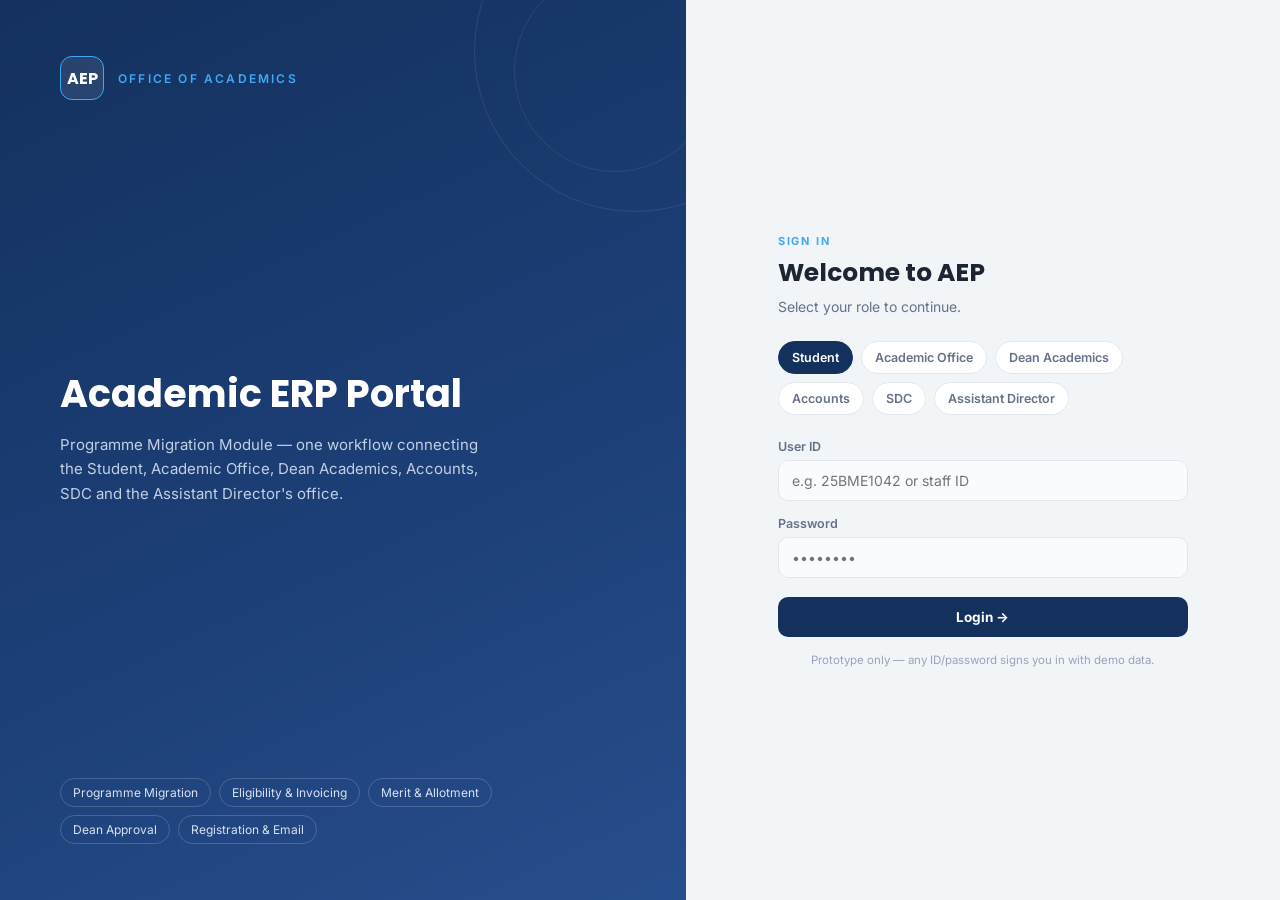
<file: erp-migration-portal.html>
<!DOCTYPE html>
<html lang="en">
<head>
<meta charset="UTF-8">
<meta name="viewport" content="width=device-width, initial-scale=1.0">
<title>Academic ERP Portal — Programme Migration</title>
<link rel="preconnect" href="https://fonts.googleapis.com">
<link href="https://fonts.googleapis.com/css2?family=Poppins:wght@500;600;700;800&family=Inter:wght@400;500;600;700&family=Roboto:wght@400;500;700&display=swap" rel="stylesheet">
<style>
  :root{
    --navy:#14315E;
    --navy-2:#1D4079;
    --navy-3:#274E8C;
    --sky:#3FA9F5;
    --sky-soft:#DCEEFC;
    --bg:#F2F5F8;
    --card:#FFFFFF;
    --ink:#1C2531;
    --slate:#66728A;
    --slate-light:#98A3B8;
    --line:#E3E7ED;
    --green:#1E8E5A; --green-bg:#E5F6EC;
    --red:#D64545; --red-bg:#FBEAEA;
    --amber:#B98900; --amber-bg:#FDF3DA;
    --radius:16px;
    --shadow:0 4px 18px rgba(20,49,94,0.09);
  }
  *{box-sizing:border-box;}
  body{margin:0;background:var(--bg);color:var(--ink);font-family:'Inter',sans-serif;-webkit-font-smoothing:antialiased;}
  .head-font{font-family:'Poppins',sans-serif;}
  .num-font{font-family:'Roboto',sans-serif;}
  ::selection{background:var(--sky-soft);}

  /* ===== LOGIN ===== */
  #login-screen{min-height:100vh;display:flex;}
  .login-left{
    flex:1.1;background:linear-gradient(155deg,var(--navy) 0%,var(--navy-2) 60%,var(--navy-3) 100%);
    color:#fff;padding:56px 60px;display:flex;flex-direction:column;justify-content:space-between;position:relative;overflow:hidden;
  }
  .login-left::before{content:"";position:absolute;right:-110px;top:-110px;width:320px;height:320px;border-radius:50%;border:1px solid rgba(255,255,255,0.09);}
  .login-left::after{content:"";position:absolute;right:-30px;top:-30px;width:200px;height:200px;border-radius:50%;border:1px solid rgba(255,255,255,0.08);}
  .crest{display:flex;align-items:center;gap:14px;}
  .crest-mark{width:44px;height:44px;border-radius:12px;background:rgba(255,255,255,0.08);border:1.5px solid var(--sky);display:flex;align-items:center;justify-content:center;font-family:'Poppins',sans-serif;font-weight:700;color:#fff;font-size:16px;flex-shrink:0;}
  .crest-text{font-size:12px;letter-spacing:2.2px;color:var(--sky);text-transform:uppercase;font-weight:600;}
  .login-hero{margin-top:40px;}
  .login-hero h1{font-family:'Poppins',sans-serif;font-weight:700;font-size:38px;line-height:1.2;margin:0 0 16px;max-width:460px;}
  .login-hero p{color:#C3D0E6;font-size:15px;line-height:1.65;max-width:420px;margin:0;}
  .login-modules{margin-top:40px;display:flex;flex-wrap:wrap;gap:8px;max-width:440px;}
  .mod-chip{border:1px solid rgba(255,255,255,0.18);color:#D7E2F2;font-size:12px;padding:6px 12px;border-radius:100px;}

  .login-right{flex:1;display:flex;align-items:center;justify-content:center;padding:40px;}
  .login-box{width:100%;max-width:410px;}
  .login-box h2{font-family:'Poppins',sans-serif;font-weight:700;font-size:25px;margin:0 0 6px;}
  .login-box .sub{color:var(--slate);font-size:14px;margin:0 0 26px;}
  .role-tabs{display:flex;flex-wrap:wrap;gap:8px;margin-bottom:24px;}
  .role-pill{border:1.5px solid var(--line);background:#fff;padding:8px 13px;border-radius:100px;font-size:12.5px;font-weight:600;color:var(--slate);cursor:pointer;transition:all .15s ease;}
  .role-pill:hover{border-color:var(--sky);color:var(--ink);}
  .role-pill.active{background:var(--navy);border-color:var(--navy);color:#fff;}
  .field{margin-bottom:15px;}
  .field label{display:block;font-size:12.5px;font-weight:600;color:var(--slate);margin-bottom:6px;}
  .field input{width:100%;padding:11px 13px;border:1.5px solid var(--line);border-radius:10px;font-size:14px;font-family:inherit;background:#FAFBFC;}
  .field input:focus{outline:none;border-color:var(--sky);}
  .btn{display:inline-flex;align-items:center;justify-content:center;gap:8px;border:none;border-radius:10px;padding:12px 20px;font-size:13.5px;font-weight:700;cursor:pointer;font-family:inherit;transition:transform .1s ease, opacity .15s ease;}
  .btn:active{transform:scale(0.98);}
  .btn:disabled{opacity:.45;cursor:not-allowed;}
  .btn-primary{background:var(--navy);color:#fff;width:100%;margin-top:4px;}
  .btn-primary:hover{background:var(--navy-3);}
  .btn-sky{background:var(--sky);color:#fff;}
  .btn-sky:hover{opacity:.88;}
  .btn-outline{background:transparent;border:1.5px solid var(--line);color:var(--ink);}
  .btn-outline:hover{border-color:var(--slate);}
  .btn-danger{background:#fff;border:1.5px solid var(--red);color:var(--red);}
  .btn-sm{padding:8px 13px;font-size:12px;border-radius:8px;}
  .demo-note{margin-top:16px;font-size:11.5px;color:var(--slate-light);text-align:center;}

  /* ===== APP SHELL ===== */
  #app-screen{display:none;min-height:100vh;}
  .shell{display:flex;min-height:100vh;}
  .sidebar{width:236px;background:var(--navy);color:#fff;flex-shrink:0;padding:28px 20px;display:flex;flex-direction:column;}
  .sb-crest{display:flex;align-items:center;gap:10px;margin-bottom:34px;}
  .sb-crest .crest-mark{width:32px;height:32px;font-size:13px;border-radius:9px;}
  .sb-crest-text{font-size:10.5px;letter-spacing:1.6px;color:var(--sky);text-transform:uppercase;line-height:1.4;font-weight:600;}
  .sb-role{font-size:10.5px;text-transform:uppercase;letter-spacing:1.4px;color:#8496BE;margin-bottom:6px;font-weight:600;}
  .sb-user{font-family:'Poppins',sans-serif;font-size:17px;margin-bottom:28px;font-weight:600;}
  .sb-nav{display:flex;flex-direction:column;gap:3px;flex:1;}
  .sb-nav a{color:#C3CEE3;text-decoration:none;font-size:13px;font-weight:600;padding:10px 12px;border-radius:9px;display:flex;align-items:center;gap:9px;cursor:pointer;}
  .sb-nav a .dot{width:5px;height:5px;border-radius:50%;background:#5A6690;flex-shrink:0;}
  .sb-nav a.active{background:rgba(255,255,255,0.09);color:#fff;}
  .sb-nav a.active .dot{background:var(--sky);}
  .sb-logout{color:#8494B8;font-size:12px;cursor:pointer;padding-top:16px;border-top:1px solid rgba(255,255,255,0.1);}

  .main{flex:1;padding:36px 44px;max-width:1100px;}
  .page-head{display:flex;justify-content:space-between;align-items:flex-end;margin-bottom:26px;gap:20px;flex-wrap:wrap;}
  .page-head h1{font-family:'Poppins',sans-serif;font-size:25px;margin:0 0 4px;font-weight:700;}
  .page-head p{color:var(--slate);font-size:13.5px;margin:0;}
  .eyebrow{font-size:11px;letter-spacing:1.8px;text-transform:uppercase;color:var(--sky);font-weight:700;margin-bottom:6px;}

  .grid{display:grid;gap:16px;}
  .grid-3{grid-template-columns:repeat(3,1fr);}
  .grid-2{grid-template-columns:repeat(2,1fr);}
  @media (max-width:900px){.grid-3,.grid-2{grid-template-columns:1fr;}}

  .card{background:var(--card);border:1px solid var(--line);border-radius:var(--radius);padding:22px 24px;box-shadow:var(--shadow);}
  .card h3{font-family:'Poppins',sans-serif;font-size:16px;margin:0 0 4px;font-weight:600;}
  .card .desc{color:var(--slate);font-size:12.5px;margin:0 0 15px;}

  .stat-card .num{font-family:'Poppins',sans-serif;font-size:30px;font-weight:700;color:var(--navy);}
  .stat-card .lbl{font-size:11.5px;color:var(--slate);text-transform:uppercase;letter-spacing:.6px;margin-top:2px;font-weight:600;}

  .badge{display:inline-flex;align-items:center;gap:6px;padding:4px 11px;border-radius:100px;font-size:11px;font-weight:700;letter-spacing:.2px;white-space:nowrap;}
  .badge-green{background:var(--green-bg);color:var(--green);}
  .badge-amber{background:var(--amber-bg);color:var(--amber);}
  .badge-red{background:var(--red-bg);color:var(--red);}
  .badge-navy{background:var(--sky-soft);color:var(--navy);}

  table{width:100%;border-collapse:collapse;font-size:13px;}
  th{text-align:left;color:var(--slate);font-weight:700;font-size:11px;text-transform:uppercase;letter-spacing:.4px;padding:10px 12px;border-bottom:1.5px solid var(--line);}
  td{padding:11px 12px;border-bottom:1px solid var(--line);}
  tr:last-child td{border-bottom:none;}
  .num{font-family:'Roboto',sans-serif;}

  .v-stepper{display:flex;flex-direction:column;}
  .v-step{display:flex;gap:14px;}
  .v-step .rail{display:flex;flex-direction:column;align-items:center;}
  .v-step .circle{width:26px;height:26px;border-radius:50%;background:#EAEEF5;color:var(--slate);display:flex;align-items:center;justify-content:center;font-family:'Roboto',sans-serif;font-size:11.5px;font-weight:700;border:2px solid var(--line);flex-shrink:0;}
  .v-step .bar{width:2px;flex:1;background:var(--line);min-height:20px;}
  .v-step.done .circle{background:var(--sky);border-color:var(--sky);color:#fff;}
  .v-step.done .bar{background:var(--sky);}
  .v-step.current .circle{background:var(--navy);border-color:var(--navy);color:#fff;}
  .v-step .body{padding-bottom:22px;}
  .v-step .title{font-size:13.5px;font-weight:700;color:var(--slate-light);}
  .v-step.done .title,.v-step.current .title{color:var(--ink);}
  .v-step .note{font-size:12px;color:var(--slate);margin-top:2px;}

  select,.fake-input{width:100%;padding:11px 13px;border:1.5px solid var(--line);border-radius:10px;font-size:14px;font-family:inherit;background:#FAFBFC;}
  textarea{width:100%;padding:10px 12px;border:1.5px solid var(--line);border-radius:10px;font-size:13px;font-family:inherit;background:#FAFBFC;resize:vertical;min-height:56px;}

  .toast{position:fixed;bottom:26px;right:26px;background:var(--navy);color:#fff;padding:14px 20px;border-radius:11px;font-size:13px;font-weight:600;box-shadow:0 8px 24px rgba(0,0,0,0.22);display:flex;align-items:center;gap:10px;z-index:999;opacity:0;transform:translateY(10px);transition:all .25s ease;pointer-events:none;max-width:340px;}
  .toast.show{opacity:1;transform:translateY(0);}
  .toast .dot{width:7px;height:7px;border-radius:50%;background:var(--sky);flex-shrink:0;}

  .divider{border:none;border-top:1px solid var(--line);margin:18px 0;}
  .flex-between{display:flex;justify-content:space-between;align-items:center;gap:12px;flex-wrap:wrap;}
  .note-box{background:var(--amber-bg);border:1px solid #F0DFA5;border-radius:10px;padding:12px 14px;font-size:12.5px;color:#7A5E12;line-height:1.5;}
  .banner-success{background:var(--green-bg);border:1px solid #BCE7D1;border-radius:10px;padding:14px 16px;font-size:13px;color:#155C3D;line-height:1.5;margin-bottom:18px;font-weight:600;}
  .hint{font-size:11.5px;color:var(--slate-light);margin-top:8px;}
  .gauge-wrap{display:flex;align-items:center;gap:14px;}
  .gauge svg{transform:rotate(-90deg);}

  .stat-card.clickable{cursor:pointer;transition:transform .12s ease, box-shadow .12s ease;}
  .stat-card.clickable:hover{transform:translateY(-2px);box-shadow:0 8px 22px rgba(20,49,94,0.14);}

  .modal-overlay{position:fixed;inset:0;background:rgba(15,23,42,0.55);display:flex;align-items:center;justify-content:center;z-index:1200;padding:24px;}
  .modal-panel{background:#fff;border-radius:16px;padding:26px 28px;max-width:760px;width:100%;max-height:82vh;overflow:auto;box-shadow:0 24px 60px rgba(0,0,0,0.3);}
  .modal-panel h3{font-family:'Poppins',sans-serif;font-size:18px;margin:0;font-weight:700;}
  .modal-close{cursor:pointer;font-size:18px;color:var(--slate);line-height:1;padding:4px;}
  .modal-close:hover{color:var(--ink);}
</style>
</head>
<body>

<!-- ================= LOGIN ================= -->
<div id="login-screen">
  <div class="login-left">
    <div class="crest"><div class="crest-mark">AEP</div><div class="crest-text">Office of Academics</div></div>
    <div class="login-hero">
      <h1>Academic ERP Portal</h1>
      <p>Programme Migration Module — one workflow connecting the Student, Academic Office, Dean Academics, Accounts, SDC and the Assistant Director's office.</p>
    </div>
    <div class="login-modules">
      <div class="mod-chip">Programme Migration</div>
      <div class="mod-chip">Eligibility &amp; Invoicing</div>
      <div class="mod-chip">Merit &amp; Allotment</div>
      <div class="mod-chip">Dean Approval</div>
      <div class="mod-chip">Registration &amp; Email</div>
    </div>
  </div>
  <div class="login-right">
    <div class="login-box">
      <div class="eyebrow">Sign in</div>
      <h2>Welcome to AEP</h2>
      <p class="sub">Select your role to continue.</p>
      <div class="role-tabs" id="role-tabs"></div>
      <div class="field"><label>User ID</label><input type="text" id="login-id" placeholder="e.g. 25BME1042 or staff ID"></div>
      <div class="field"><label>Password</label><input type="password" placeholder="••••••••"></div>
      <button class="btn btn-primary" onclick="doLogin()">Login →</button>
      <div class="demo-note">Prototype only — any ID/password signs you in with demo data.</div>
    </div>
  </div>
</div>

<!-- ================= APP ================= -->
<div id="app-screen">
  <div class="shell">
    <div class="sidebar">
      <div class="sb-crest"><div class="crest-mark">AEP</div><div class="sb-crest-text">Academic ERP<br>Portal</div></div>
      <div class="sb-role" id="sb-role"></div>
      <div class="sb-user" id="sb-user"></div>
      <div class="sb-nav" id="sb-nav"></div>
      <div class="sb-logout" onclick="logout()">← Sign out</div>
    </div>
    <div class="main" id="main"></div>
  </div>
</div>

<div class="toast" id="toast"><span class="dot"></span><span id="toast-msg"></span></div>
<div id="modal-root"></div>

<script>
/* ===================== DATA MODEL ===================== */
const ROLES = [
  {key:'student', label:'Student'},
  {key:'academic', label:'Academic Office'},
  {key:'dean', label:'Dean Academics'},
  {key:'accounts', label:'Accounts'},
  {key:'sdc', label:'SDC'},
  {key:'ad', label:'Assistant Director'},
];

const state = {
  role:null,
  currentStudentId:'S1',
  rejectingId:null,
  programmes:[
    {key:'AIML', name:'AI & Machine Learning', batchYear:2025, onroll:100, pct:2, seatsFinal:2, finalized:true},
    {key:'CSE',  name:'Computer Science Engg.', batchYear:2025, onroll:500, pct:2, seatsFinal:10, finalized:true},
    {key:'ECE',  name:'Electronics & Comm.',    batchYear:2025, onroll:180, pct:2, seatsFinal:4, finalized:true},
    {key:'MECH', name:'Mechanical Engg.',       batchYear:2025, onroll:120, pct:2, seatsFinal:2, finalized:false},
  ],
  applicants:[
    {id:'S1', name:'Ananya Verma', oldReg:'25BME1042', from:'MECH', cgpa:9.24, programme:null,
      eligibility:'none', appFeeInvoiced:false, appFeePaid:false, allotted:false,
      deanStatus:'none', deanRemarks:'', finalFeeInvoiced:false, finalFeePaid:false, newReg:null, newEmail:null, newPassword:null, eligibilityReason:'',
      dataMigrated:false, checklist:{courses:false,results:false,payments:false,records:false}},
    {id:'S2', name:'Rohit Nair', oldReg:'25BEC1117', from:'ECE', cgpa:8.81, programme:'AIML',
      eligibility:'approved', appFeeInvoiced:true, appFeePaid:true, allotted:false,
      deanStatus:'none', deanRemarks:'', finalFeeInvoiced:false, finalFeePaid:false, newReg:null, newEmail:null, newPassword:null, eligibilityReason:'',
      dataMigrated:false, checklist:{courses:false,results:false,payments:false,records:false}},
    {id:'S3', name:'Sneha Iyer', oldReg:'25BCS1305', from:'CSE', cgpa:9.57, programme:'AIML',
      eligibility:'approved', appFeeInvoiced:true, appFeePaid:true, allotted:true,
      deanStatus:'pending', deanRemarks:'', finalFeeInvoiced:false, finalFeePaid:false, newReg:null, newEmail:null, newPassword:null, eligibilityReason:'',
      dataMigrated:false, checklist:{courses:false,results:false,payments:false,records:false}},
    {id:'S4', name:'Karthik Raj', oldReg:'25BME1099', from:'MECH', cgpa:7.93, programme:'CSE',
      eligibility:'approved', appFeeInvoiced:true, appFeePaid:true, allotted:false,
      deanStatus:'none', deanRemarks:'', finalFeeInvoiced:false, finalFeePaid:false, newReg:null, newEmail:null, newPassword:null, eligibilityReason:'',
      dataMigrated:false, checklist:{courses:false,results:false,payments:false,records:false}},
    {id:'S5', name:'Divya Menon', oldReg:'25BEC1044', from:'ECE', cgpa:8.36, programme:'CSE',
      eligibility:'pending', appFeeInvoiced:false, appFeePaid:false, allotted:false,
      deanStatus:'none', deanRemarks:'', finalFeeInvoiced:false, finalFeePaid:false, newReg:null, newEmail:null, newPassword:null, eligibilityReason:'',
      dataMigrated:false, checklist:{courses:false,results:false,payments:false,records:false}},
    {id:'S6', name:'Arjun Das', oldReg:'25BME1210', from:'MECH', cgpa:9.02, programme:'AIML',
      eligibility:'approved', appFeeInvoiced:true, appFeePaid:true, allotted:true,
      deanStatus:'approved', deanRemarks:'Approved on merit.', finalFeeInvoiced:true, finalFeePaid:false, newReg:null, newEmail:null, newPassword:null, eligibilityReason:'',
      dataMigrated:false, checklist:{courses:false,results:false,payments:false,records:false}},
    {id:'S7', name:'Priya Kumar', oldReg:'25BEC1080', from:'ECE', cgpa:8.5, programme:'AIML',
      eligibility:'approved', appFeeInvoiced:true, appFeePaid:true, allotted:true,
      deanStatus:'approved', deanRemarks:'Approved.', finalFeeInvoiced:true, finalFeePaid:true,
      newReg:'26AIM4021', newEmail:'26aim4021@university.edu.in', newPassword:'Aep@2026', eligibilityReason:'',
      dataMigrated:true, checklist:{courses:true,results:true,payments:true,records:true}},
  ],
};

const STAGES = ['Applied','Invoice Generated','Application Fee Paid','Allotted (Merit)','Dean Approved','Final Fee Paid','Reg. No. & Email Issued','Account Migrated (Completed)'];
const CHECKLIST_ITEMS = [
  {key:'courses', label:'Courses & Enrollment'},
  {key:'results', label:'Results & Grading'},
  {key:'payments', label:'Payment / Fee Records'},
  {key:'records', label:'Other Academic Records'},
];

function seatCount(p){ return Math.max(1, p.seatsFinal); }
function suggestedSeats(p){ return Math.max(1, Math.round(p.onroll * p.pct/100)); }
function appliedCountFor(progKey){ return state.applicants.filter(a=>a.programme===progKey).length; }
function stu(id){ return state.applicants.find(a=>a.id===id); }
function prog(key){ return state.programmes.find(p=>p.key===key); }
function checklistDone(a){ return CHECKLIST_ITEMS.every(i=>a.checklist[i.key]); }

function computeStage(a){
  if(a.dataMigrated) return 7;
  if(a.newEmail) return 6;
  if(a.finalFeePaid) return 5;
  if(a.deanStatus==='approved') return 4;
  if(a.allotted) return 3;
  if(a.appFeePaid) return 2;
  if(a.appFeeInvoiced) return 1;
  if(a.programme) return 0;
  return -1;
}
function allottedCountFor(progKey){ return state.applicants.filter(a=>a.programme===progKey && a.allotted).length; }

/* ===================== TOAST ===================== */
let toastTimer;
function showToast(msg){
  const t=document.getElementById('toast');
  document.getElementById('toast-msg').textContent = msg;
  t.classList.add('show');
  clearTimeout(toastTimer);
  toastTimer=setTimeout(()=>t.classList.remove('show'), 2800);
}

/* ===================== LOGIN ===================== */
let selectedRole='student';
function renderRoleTabs(){
  document.getElementById('role-tabs').innerHTML = ROLES.map(r=>
    `<div class="role-pill ${r.key===selectedRole?'active':''}" onclick="selectRole('${r.key}')">${r.label}</div>`).join('');
}
function selectRole(k){ selectedRole=k; renderRoleTabs(); }
function doLogin(){
  state.role=selectedRole;
  document.getElementById('login-screen').style.display='none';
  document.getElementById('app-screen').style.display='block';
  renderShell();
}
function logout(){
  document.getElementById('app-screen').style.display='none';
  document.getElementById('login-screen').style.display='flex';
  state.role=null;
}
renderRoleTabs();

/* ===================== SHELL ===================== */
const NAV = {
  student:[{k:'dash',l:'My Migration'}],
  academic:[{k:'overview',l:'Overview'},{k:'programmes',l:'Programme List'},{k:'applications',l:'Applications & Eligibility'},{k:'merit',l:'Merit & Allotment'},{k:'finalfee',l:'Final Fee (₹9,000)'}],
  dean:[{k:'pending',l:'Pending Approval'},{k:'history',l:'Decision History'}],
  accounts:[{k:'invoices',l:'All Invoices'}],
  sdc:[{k:'regno',l:'Registration Numbers'},{k:'migrate',l:'Data Migration'}],
  ad:[{k:'email',l:'Email Issuance'}],
};
let currentNav=null;
function roleLabel(k){ return ROLES.find(r=>r.key===k).label; }
function renderShell(){
  document.getElementById('sb-role').textContent = roleLabel(state.role);
  const names = {student:'Ananya Verma', academic:'Academic Office Desk', dean:'Dean Academics', accounts:'Accounts Desk', sdc:'SDC Desk', ad:'Assistant Director'};
  document.getElementById('sb-user').textContent = names[state.role];
  currentNav = NAV[state.role][0].k;
  renderNav(); renderMain();
}
function renderNav(){
  document.getElementById('sb-nav').innerHTML = NAV[state.role].map(i=>
    `<a class="${i.k===currentNav?'active':''}" onclick="goto('${i.k}')"><span class="dot"></span>${i.l}</a>`).join('');
}
function goto(k){ currentNav=k; renderNav(); renderMain(); }
function renderMain(){
  ({student:renderStudent, academic:renderAcademic, dean:renderDean, accounts:renderAccounts, sdc:renderSDC, ad:renderAD})[state.role]();
}

/* ===================== SHARED STEPPER ===================== */
function stepperHtml(a){
  const stage = computeStage(a);
  const notes = {
    0:'Awaiting eligibility check by Academic Office',
    1:'Invoice generated — pay to proceed',
    2:'In merit pool — awaiting allotment',
    3:'Awaiting Dean Academics approval',
    4:'Pay the final migration fee to proceed',
    5:'Awaiting Registration No. and Email from SDC / Assistant Director',
    6:'SDC is migrating courses, results and payment records to your new login',
    7:'Migration complete',
  };
  return `<div class="v-stepper">${STAGES.map((s,i)=>`
    <div class="v-step ${i<stage?'done':(i===stage?'current':'')}">
      <div class="rail"><div class="circle">${i<stage?'✓':(i+1)}</div>${i<STAGES.length-1?'<div class="bar"></div>':''}</div>
      <div class="body"><div class="title">${s}</div>${i===stage?`<div class="note">${notes[stage]||''}</div>`:''}</div>
    </div>`).join('')}</div>`;
}

/* ===================== STUDENT LIST MODAL (click-through on numbers) ===================== */
function statusBadgeCell(a){
  if(a.eligibility==='rejected') return '<span class="badge badge-red">Not Eligible</span>';
  if(a.deanStatus==='rejected') return '<span class="badge badge-red">Dean Rejected</span>';
  const stage=computeStage(a);
  return `<span class="badge ${stage>=7?'badge-green':'badge-amber'}">${STAGES[Math.max(stage,0)]}</span>`;
}
function reasonCell(a){
  if(a.eligibility==='rejected') return a.eligibilityReason||'—';
  if(a.deanStatus==='rejected') return a.deanRemarks||'—';
  return '—';
}
const COL_BASE = [
  {header:'Name', cell:a=>a.name},
  {header:'Reg. No.', cell:a=>`<span class="num">${a.oldReg}</span>`},
  {header:'Programme', cell:a=>a.programme?prog(a.programme).name:'—'},
];
const COL_STATUS = {header:'Status', cell:statusBadgeCell};
const COL_REASON = {header:'Reason / Remarks', cell:reasonCell};

function openModal(title, list, columns){
  const rows = list.map(a=>`<tr>${columns.map(c=>`<td>${c.cell(a)}</td>`).join('')}</tr>`).join('');
  document.getElementById('modal-root').innerHTML = `
    <div class="modal-overlay" onclick="if(event.target===this) closeModal()">
      <div class="modal-panel">
        <div class="flex-between" style="margin-bottom:16px;">
          <h3>${title} <span class="badge badge-navy">${list.length}</span></h3>
          <span class="modal-close" onclick="closeModal()">✕</span>
        </div>
        ${list.length===0 ? '<p style="color:var(--slate);">No students in this category.</p>' : `
        <table><thead><tr>${columns.map(c=>`<th>${c.header}</th>`).join('')}</tr></thead>
        <tbody>${rows}</tbody></table>`}
      </div>
    </div>`;
}
function closeModal(){ document.getElementById('modal-root').innerHTML=''; }

/* Academic Office overview drill-downs */
function showTotalApplications(){ openModal('Total Applications', state.applicants.filter(a=>a.programme), [...COL_BASE,COL_STATUS,COL_REASON]); }
function showEligibilityPending(){ openModal('Eligibility Pending', state.applicants.filter(a=>a.eligibility==='pending'), [...COL_BASE,COL_STATUS]); }
function showFeePaidList(){ openModal('Application Fee Paid', state.applicants.filter(a=>a.appFeePaid), [...COL_BASE,COL_STATUS]); }
function showAllottedList(){ openModal('Allotted (Manual)', state.applicants.filter(a=>a.allotted), [...COL_BASE,COL_STATUS]); }
function showDeanApprovedList(){ openModal('Dean Approved', state.applicants.filter(a=>a.deanStatus==='approved'), [...COL_BASE,COL_STATUS]); }
function showEmailIssuedList(){ openModal('Email Issued', state.applicants.filter(a=>a.newEmail), [...COL_BASE,COL_STATUS]); }
function showFullyMigratedList(){ openModal('Fully Migrated (SDC)', state.applicants.filter(a=>a.dataMigrated), [...COL_BASE,COL_STATUS]); }

/* Accounts drill-downs */
function showTotalCollectedList(){
  openModal('All Payments', state.applicants.filter(a=>a.appFeePaid||a.finalFeePaid), [...COL_BASE,
    {header:'App. Fee (₹1,000)', cell:a=>a.appFeePaid?'<span class="badge badge-green">Paid</span>':'—'},
    {header:'Final Fee (₹9,000)', cell:a=>a.finalFeePaid?'<span class="badge badge-green">Paid</span>':'—'}]);
}
function showAppFeePaymentsList(){ openModal('Application Fee Payments', state.applicants.filter(a=>a.appFeePaid), [...COL_BASE, {header:'Amount', cell:()=>'₹1,000'}]); }
function showFinalFeePaymentsList(){ openModal('Final Fee Payments', state.applicants.filter(a=>a.finalFeePaid), [...COL_BASE, {header:'Amount', cell:()=>'₹9,000'}]); }

/* ===================== STUDENT ===================== */
function renderStudent(){
  const s = stu(state.currentStudentId);
  const stage = computeStage(s);
  document.getElementById('main').innerHTML = `
    <div class="page-head">
      <div><div class="eyebrow">Student Dashboard</div><h1>My Migration</h1><p>Current record: ${s.oldReg} · ${s.from}</p></div>
      <span class="badge ${stage>=7?'badge-green':'badge-amber'}">${STAGES[Math.max(stage,0)]}</span>
    </div>

    ${s.deanStatus==='approved' ? `<div class="banner-success">🎉 Congratulations — your migration to <strong>${prog(s.programme).name}</strong> has been approved by Dean Academics.</div>` : ''}
    ${s.dataMigrated ? `<div class="banner-success">🎉 Congratulations — your migration to <strong>${prog(s.programme).name}</strong> is complete! Your new VTOP username is <strong>${s.newReg}</strong> with the password set by SDC. All your courses, results and payment history have been moved to this new login.</div>` : ''}
    ${s.eligibility==='rejected' ? `<div class="note-box" style="background:var(--red-bg);color:var(--red);border-color:#F3C9C9;">Your application was marked <strong>not eligible</strong> by the Academic Office. Reason: ${s.eligibilityReason||'—'}</div>` : ''}
    ${s.deanStatus==='rejected' ? `<div class="note-box" style="background:var(--red-bg);color:var(--red);border-color:#F3C9C9;">Dean Academics did not approve this migration. Remarks: ${s.deanRemarks||'—'}</div>` : ''}

    <div class="grid grid-2">
      <div class="card">
        <h3>Choose Migrating Programme</h3>
        <p class="desc">Only programmes finalized by the Academic Office are shown.</p>
        ${!s.programme ? `
          <select id="prog-select">${state.programmes.filter(p=>p.finalized).map(p=>`<option value="${p.key}">${p.name}</option>`).join('')}</select>
          ${state.programmes.filter(p=>p.finalized).length===0
            ? '<div class="note-box" style="margin-top:10px;">No programmes finalized by the Academic Office yet.</div>'
            : '<div style="margin-top:12px;"><button class="btn btn-sky btn-sm" onclick="applyProgramme()">Apply for Migration</button></div>'}
        ` : `<span class="badge badge-navy">Applied to: ${prog(s.programme).name}</span>`}
      </div>

      <div class="card">
        <h3>Application Fee — ₹1,000</h3>
        ${!s.programme ? `<div class="note-box">Choose a programme first.</div>` : ''}
        ${s.programme && s.eligibility==='none' ? `<div class="note-box">Awaiting eligibility check by Academic Office.</div>` : ''}
        ${s.eligibility==='approved' && !s.appFeePaid ? (s.appFeeInvoiced
          ? `<div class="badge badge-green" style="margin-bottom:12px;">Invoice Generated</div><br><button class="btn btn-primary" style="width:auto;" onclick="payAppFee()">Pay ₹1,000</button>`
          : `<div class="note-box">Eligible — invoice will appear here once Academic Office generates it.</div>`) : ''}
        ${s.appFeePaid ? `<div class="flex-between"><span class="badge badge-green">Fee Paid</span><button class="btn btn-outline btn-sm" onclick="showToast('AppFee_Invoice_${s.oldReg}.pdf downloaded (simulated)')">⬇ Receipt</button></div>` : ''}
      </div>
    </div>

    <div class="grid grid-2" style="margin-top:16px;">
      <div class="card">
        <h3>Final Migration Fee — ₹9,000</h3>
        ${s.deanStatus!=='approved' ? `<div class="note-box">Generated only after Dean Academics approves your allotment.</div>` : ''}
        ${s.deanStatus==='approved' && !s.finalFeePaid ? (s.finalFeeInvoiced
          ? `<div class="badge badge-green" style="margin-bottom:12px;">Invoice Generated</div><br><button class="btn btn-primary" style="width:auto;" onclick="payFinalFee()">Pay ₹9,000</button>`
          : `<div class="note-box">Approved — awaiting invoice from Academic Office.</div>`):''}
        ${s.finalFeePaid ? `<div class="flex-between"><span class="badge badge-green">Fee Paid</span><button class="btn btn-outline btn-sm" onclick="showToast('FinalFee_Invoice_${s.oldReg}.pdf downloaded (simulated)')">⬇ Receipt</button></div>`:''}
      </div>
      <div class="card">
        <h3>Registration No. &amp; Email</h3>
        <table><tbody>
          <tr><td>New Registration No. (Username)</td><td class="num">${s.newReg||'Pending — SDC'}</td></tr>
          <tr><td>New Password</td><td class="num">${s.newPassword||'Pending — SDC'}</td></tr>
          <tr><td>New Official Email</td><td class="num">${s.newEmail||'Pending — Assistant Director'}</td></tr>
        </tbody></table>
      </div>
    </div>

    <div class="card" style="margin-top:16px;">
      <h3>Data Migration — Old Login → New Login</h3>
      <p class="desc">Courses, results/grading and payment history being moved from your old login to the new one. Handled by SDC.</p>
      ${!s.newEmail ? `<div class="note-box">Will begin once your new Registration No. and Email are issued.</div>` : `
        <div style="display:flex;flex-wrap:wrap;gap:8px;">
          ${CHECKLIST_ITEMS.map(item=>`<span class="badge ${s.checklist[item.key]?'badge-green':'badge-amber'}">${s.checklist[item.key]?'✓ ':''}${item.label}</span>`).join('')}
        </div>
        <div style="margin-top:12px;">${s.dataMigrated
          ? `<span class="badge badge-green">Fully Migrated — Old login retired</span>`
          : `<span class="badge badge-amber">In Progress</span>`}</div>
      `}
    </div>

    <div class="card" style="margin-top:16px;">
      <h3>Progress Tracker</h3>
      ${stepperHtml(s)}
    </div>
  `;
}
function applyProgramme(){
  const s=stu(state.currentStudentId);
  s.programme=document.getElementById('prog-select').value;
  renderStudent(); showToast('Application submitted for '+prog(s.programme).name);
}
function payAppFee(){ const s=stu(state.currentStudentId); s.appFeePaid=true; renderStudent(); showToast('Application fee paid'); }
function payFinalFee(){ const s=stu(state.currentStudentId); s.finalFeePaid=true; renderStudent(); showToast('Final migration fee paid'); }

/* ===================== ACADEMIC OFFICE ===================== */
function renderAcademic(){
  ({overview:renderAOOverview, programmes:renderAOProgrammes, applications:renderAOApplications, merit:renderAOMerit, finalfee:renderAOFinalFee})[currentNav]();
}
function renderAOOverview(){
  const a=state.applicants;
  const cards=[
    ['Total Applications', a.filter(x=>x.programme).length, 'showTotalApplications'],
    ['Eligibility Pending', a.filter(x=>x.eligibility==='pending').length, 'showEligibilityPending'],
    ['Fee Paid', a.filter(x=>x.appFeePaid).length, 'showFeePaidList'],
    ['Allotted (Manual)', a.filter(x=>x.allotted).length, 'showAllottedList'],
    ['Dean Approved', a.filter(x=>x.deanStatus==='approved').length, 'showDeanApprovedList'],
    ['Email Issued', a.filter(x=>x.newEmail).length, 'showEmailIssuedList'],
    ['Fully Migrated (SDC)', a.filter(x=>x.dataMigrated).length, 'showFullyMigratedList'],
  ];
  document.getElementById('main').innerHTML = `
    <div class="page-head"><div><div class="eyebrow">Academic Office</div><h1>Migration Overview</h1><p>Overall process lead — applications, eligibility, invoicing and statistics. Click any number to see the students.</p></div></div>
    <div class="grid grid-3">${cards.map(c=>`<div class="card stat-card clickable" onclick="${c[2]}()"><div class="num">${c[1]}</div><div class="lbl">${c[0]}</div></div>`).join('')}</div>
  `;
}
function renderAOProgrammes(){
  document.getElementById('main').innerHTML = `
    <div class="page-head"><div><div class="eyebrow">Academic Office</div><h1>Programme List &amp; Seat Statistics</h1><p>Finalize on-roll strength and migration seats first — students can only see and apply to a programme after it is finalized here.</p></div></div>

    <div class="card" style="margin-bottom:18px;">
      <h3>Create New Programme</h3>
      <p class="desc">Add a programme/batch so it appears in this list. It stays in Draft until you finalize it.</p>
      <div style="display:flex;gap:10px;flex-wrap:wrap;align-items:flex-end;">
        <div style="min-width:150px;"><label style="display:block;font-size:11.5px;font-weight:600;color:var(--slate);margin-bottom:5px;">Programme Code</label>
          <input type="text" id="new-key" placeholder="e.g. CSBS" style="width:100%;padding:9px 11px;border:1.5px solid var(--line);border-radius:8px;font-size:13px;"></div>
        <div style="min-width:200px;flex:1;"><label style="display:block;font-size:11.5px;font-weight:600;color:var(--slate);margin-bottom:5px;">Programme Name</label>
          <input type="text" id="new-name" placeholder="e.g. Computer Science &amp; Business Systems" style="width:100%;padding:9px 11px;border:1.5px solid var(--line);border-radius:8px;font-size:13px;"></div>
        <div style="min-width:100px;"><label style="display:block;font-size:11.5px;font-weight:600;color:var(--slate);margin-bottom:5px;">Batch Year</label>
          <input type="number" id="new-batch" value="2025" style="width:100%;padding:9px 11px;border:1.5px solid var(--line);border-radius:8px;font-size:13px;"></div>
        <div style="min-width:110px;"><label style="display:block;font-size:11.5px;font-weight:600;color:var(--slate);margin-bottom:5px;">On-roll Students</label>
          <input type="number" id="new-onroll" min="1" placeholder="e.g. 500" style="width:100%;padding:9px 11px;border:1.5px solid var(--line);border-radius:8px;font-size:13px;"></div>
        <div style="min-width:130px;"><label style="display:block;font-size:11.5px;font-weight:600;color:var(--slate);margin-bottom:5px;">Final Migration Seats</label>
          <input type="number" id="new-seats" min="1" placeholder="e.g. 10" style="width:100%;padding:9px 11px;border:1.5px solid var(--line);border-radius:8px;font-size:13px;"></div>
        <button class="btn btn-sky btn-sm" onclick="addProgramme()">+ Add Programme</button>
      </div>
    </div>

    <div class="grid grid-2">
      ${state.programmes.map(p=>{
        const filled = allottedCountFor(p.key), cap = seatCount(p), applied = appliedCountFor(p.key);
        return `
        <div class="card">
          <div class="flex-between">
            <div><div class="eyebrow" style="margin-bottom:2px;">Batch ${p.batchYear}</div><h3 style="margin:0;">${p.name}</h3></div>
            <span class="badge ${p.finalized?'badge-green':'badge-amber'}">${p.finalized?'Finalized · Visible to Students':'Draft · Hidden'}</span>
          </div>
          <div class="gauge-wrap" style="margin-top:14px;">
            ${gaugeSvg(filled,cap)}
            <div><div class="head-font" style="font-size:19px;font-weight:700;">${cap} migration seats</div>
            <div style="font-size:11.5px;color:var(--slate);">Allotted: ${filled} / ${cap}</div></div>
          </div>
          <table style="margin-top:14px;">
            <tbody>
              <tr><td style="width:52%;">On-roll Students (${p.batchYear} batch)</td>
                <td><div style="display:flex;gap:6px;"><input type="number" min="1" id="onroll-${p.key}" value="${p.onroll}" style="width:90px;padding:7px 9px;border:1.5px solid var(--line);border-radius:8px;font-size:13px;">
                <button class="btn btn-outline btn-sm" onclick="updateOnroll('${p.key}')">Update</button></div></td></tr>
              <tr><td>Suggested Seats (2% of on-roll)</td><td class="num">${suggestedSeats(p)}</td></tr>
              <tr><td>Final Migration Seats (manual)</td>
                <td><div style="display:flex;gap:6px;"><input type="number" min="1" id="seats-${p.key}" value="${p.seatsFinal}" style="width:90px;padding:7px 9px;border:1.5px solid var(--line);border-radius:8px;font-size:13px;">
                <button class="btn btn-outline btn-sm" onclick="updateSeatsFinal('${p.key}')">Save</button></div></td></tr>
              <tr><td>Applications Received</td><td class="num">${applied} student${applied===1?'':'s'} registered</td></tr>
            </tbody>
          </table>
          <div style="margin-top:14px;display:flex;gap:8px;flex-wrap:wrap;">
            <button class="btn ${p.finalized?'btn-outline':'btn-sky'} btn-sm" onclick="toggleFinalize('${p.key}')">${p.finalized?'Unpublish (Move to Draft)':'Finalize & Publish to Students'}</button>
            ${applied===0 ? `<button class="btn btn-danger btn-sm" onclick="removeProgramme('${p.key}')">Remove</button>` : ''}
          </div>
        </div>`;
      }).join('')}
    </div>
  `;
}
function addProgramme(){
  const key = (document.getElementById('new-key').value||'').trim().toUpperCase();
  const name = (document.getElementById('new-name').value||'').trim();
  const batchYear = parseInt(document.getElementById('new-batch').value,10);
  const onroll = parseInt(document.getElementById('new-onroll').value,10);
  const seatsFinal = parseInt(document.getElementById('new-seats').value,10);
  if(!key || !name || !batchYear || !onroll || !seatsFinal){ showToast('Fill in all fields to add a programme'); return; }
  if(state.programmes.some(p=>p.key===key)){ showToast('A programme with that code already exists'); return; }
  state.programmes.push({key, name, batchYear, onroll, pct:2, seatsFinal, finalized:false});
  renderAOProgrammes(); showToast(name+' added — currently in Draft, not yet visible to students');
}
function removeProgramme(key){
  state.programmes = state.programmes.filter(p=>p.key!==key);
  renderAOProgrammes(); showToast('Programme removed');
}
function gaugeSvg(filled,cap){
  const r=24, c=2*Math.PI*r;
  const pct = cap>0 ? Math.min(1, filled/cap) : 0;
  return `<svg width="58" height="58" class="gauge"><circle cx="29" cy="29" r="${r}" fill="none" stroke="var(--sky-soft)" stroke-width="6"/>
    <circle cx="29" cy="29" r="${r}" fill="none" stroke="var(--sky)" stroke-width="6" stroke-linecap="round" stroke-dasharray="${c}" stroke-dashoffset="${c*(1-pct)}"/></svg>`;
}
function updateOnroll(key){
  const val = parseInt(document.getElementById('onroll-'+key).value, 10);
  if(!val || val<1){ showToast('Enter a valid on-roll count'); return; }
  prog(key).onroll = val;
  renderAOProgrammes(); showToast('On-roll strength updated for '+prog(key).name);
}
function updateSeatsFinal(key){
  const val = parseInt(document.getElementById('seats-'+key).value, 10);
  if(!val || val<1){ showToast('Enter a valid seat count'); return; }
  prog(key).seatsFinal = val;
  renderAOProgrammes(); showToast('Final migration seats set to '+val+' for '+prog(key).name);
}
function toggleFinalize(key){
  const p=prog(key); p.finalized=!p.finalized;
  renderAOProgrammes();
  showToast(p.finalized ? p.name+' finalized — now visible to students' : p.name+' moved back to draft — hidden from students');
}

function renderAOApplications(){
  const list = state.applicants.filter(a=>a.programme);
  document.getElementById('main').innerHTML = `
    <div class="page-head"><div><div class="eyebrow">Academic Office</div><h1>Applications &amp; Eligibility</h1><p>Check eligibility, then generate the ₹1,000 application-fee invoice for eligible students.</p></div></div>
    <div class="card">
      <table>
        <thead><tr><th>Name</th><th>Reg. No.</th><th>From</th><th>Programme</th><th>CGPA</th><th>Eligibility</th><th>Invoice</th><th>Paid</th></tr></thead>
        <tbody>
          ${list.map(a=>`
            <tr>
              <td>${a.name}</td><td class="num">${a.oldReg}</td><td>${a.from}</td><td>${prog(a.programme).name}</td><td class="num">${a.cgpa}</td>
              <td style="min-width:200px;">${eligibilityCell(a)}</td>
              <td>${a.eligibility==='approved' ? (a.appFeeInvoiced?'<span class="badge badge-navy">Generated</span>':`<button class="btn btn-sky btn-sm" onclick="genAppInvoice('${a.id}')">Generate ₹1,000</button>`) : '—'}</td>
              <td>${a.appFeePaid?'<span class="badge badge-green">Paid</span>':(a.appFeeInvoiced?'<span class="badge badge-amber">Pending</span>':'—')}</td>
            </tr>`).join('')}
        </tbody>
      </table>
    </div>
  `;
}
function eligibilityCell(a){
  if(a.eligibility==='approved') return '<span class="badge badge-green">Eligible</span>';
  if(a.eligibility==='rejected') return `<span class="badge badge-red">Not Eligible</span><div class="hint" style="margin-top:5px;color:var(--slate);">Reason: ${a.eligibilityReason||'—'}</div>`;
  if(state.rejectingId===a.id) return `
    <div style="display:flex;gap:6px;">
      <input type="text" id="reject-reason-${a.id}" placeholder="Rejection reason" style="flex:1;min-width:130px;padding:8px 10px;border:1.5px solid var(--line);border-radius:8px;font-size:12.5px;">
      <button class="btn btn-danger btn-sm" onclick="confirmReject('${a.id}')">Confirm</button>
      <button class="btn btn-outline btn-sm" onclick="cancelReject()">Cancel</button>
    </div>`;
  return `<button class="btn btn-outline btn-sm" onclick="setEligibility('${a.id}','approved')">Approve</button>
    <button class="btn btn-danger btn-sm" onclick="startReject('${a.id}')">Reject</button>`;
}
function setEligibility(id,val){ stu(id).eligibility=val; renderAOApplications(); showToast('Eligibility '+val+' for '+stu(id).name); }
function startReject(id){ state.rejectingId=id; renderAOApplications(); }
function cancelReject(){ state.rejectingId=null; renderAOApplications(); }
function confirmReject(id){
  const input = document.getElementById('reject-reason-'+id);
  const reason = (input.value||'').trim();
  if(!reason){ showToast('Enter a rejection reason before confirming'); return; }
  const a=stu(id); a.eligibility='rejected'; a.eligibilityReason=reason; state.rejectingId=null;
  renderAOApplications(); showToast('Application rejected for '+a.name);
}
function genAppInvoice(id){ stu(id).appFeeInvoiced=true; renderAOApplications(); showToast('₹1,000 invoice generated for '+stu(id).name); }

function renderAOMerit(){
  const pool = state.applicants.filter(a=>a.appFeePaid);
  document.getElementById('main').innerHTML = `
    <div class="page-head"><div><div class="eyebrow">Academic Office</div><h1>Merit List &amp; Allotment</h1><p>Ranked by CGPA within each programme. Allotment is a manual selection by the Academic Office, not automatic.</p></div></div>
    <div class="card">
      <table>
        <thead><tr><th>Name</th><th>Reg. No.</th><th>Programme (Preference)</th><th>CGPA</th><th>Final Seats</th><th>Filled</th><th>Action</th></tr></thead>
        <tbody>
          ${pool.slice().sort((a,b)=>b.cgpa-a.cgpa).map(a=>{
            const p=prog(a.programme); const cap=seatCount(p); const filled=allottedCountFor(p.key);
            return `<tr>
              <td>${a.name}</td><td class="num">${a.oldReg}</td><td>${p.name}</td><td class="num">${a.cgpa}</td>
              <td class="num">${cap}</td><td class="num">${filled}/${cap}</td>
              <td>${a.allotted ? '<span class="badge badge-green">Allotted</span>' :
                  (filled>=cap ? '<span class="badge badge-red">Seats Full</span>' :
                  `<button class="btn btn-sky btn-sm" onclick="manualAllot('${a.id}')">Allocate</button>`)}</td>
            </tr>`;
          }).join('')}
          ${pool.length===0?'<tr><td colspan="7" style="color:var(--slate);">No fee-paid applicants yet.</td></tr>':''}
        </tbody>
      </table>
      <p class="hint">Selection is manual — the Academic Office reviews the ranked list and clicks Allocate for chosen students, up to the seat cap.</p>
    </div>
  `;
}
function manualAllot(id){
  const a=stu(id); const p=prog(a.programme);
  if(allottedCountFor(p.key)>=seatCount(p)){ showToast('Seats already full for '+p.name); return; }
  a.allotted=true; a.deanStatus='pending';
  renderAOMerit(); showToast(a.name+' allotted to '+p.name+' — sent to Dean Academics for approval');
}

function renderAOFinalFee(){
  const approved = state.applicants.filter(a=>a.deanStatus==='approved');
  document.getElementById('main').innerHTML = `
    <div class="page-head"><div><div class="eyebrow">Academic Office</div><h1>Final Migration Fee — ₹9,000</h1><p>Generated only for students approved by Dean Academics.</p></div></div>
    <div class="card">
      <table>
        <thead><tr><th>Name</th><th>Reg. No.</th><th>Programme</th><th>Invoice</th><th>Payment</th></tr></thead>
        <tbody>
          ${approved.map(a=>`
            <tr><td>${a.name}</td><td class="num">${a.oldReg}</td><td>${prog(a.programme).name}</td>
            <td>${a.finalFeeInvoiced?'<span class="badge badge-navy">Generated</span>':`<button class="btn btn-sky btn-sm" onclick="genFinalInvoice('${a.id}')">Generate ₹9,000</button>`}</td>
            <td>${a.finalFeePaid?'<span class="badge badge-green">Paid</span>':(a.finalFeeInvoiced?'<span class="badge badge-amber">Pending</span>':'—')}</td></tr>
          `).join('')}
          ${approved.length===0?'<tr><td colspan="5" style="color:var(--slate);">No Dean-approved students yet.</td></tr>':''}
        </tbody>
      </table>
    </div>
  `;
}
function genFinalInvoice(id){ stu(id).finalFeeInvoiced=true; renderAOFinalFee(); showToast('₹9,000 final fee invoice generated for '+stu(id).name); }

/* ===================== DEAN ACADEMICS ===================== */
function renderDean(){ currentNav==='pending' ? renderDeanPending() : renderDeanHistory(); }
function renderDeanPending(){
  const pending = state.applicants.filter(a=>a.allotted && a.deanStatus==='pending');
  document.getElementById('main').innerHTML = `
    <div class="page-head"><div><div class="eyebrow">Dean Academics</div><h1>Pending Approval</h1><p>Final approval of migrations allotted by the Academic Office.</p></div></div>
    <div class="card">
      ${pending.length===0?'<p style="color:var(--slate);">Nothing pending right now.</p>':pending.map(a=>`
        <div style="padding:14px 0;border-bottom:1px solid var(--line);">
          <div class="flex-between">
            <div><strong>${a.name}</strong> <span class="num" style="color:var(--slate);">(${a.oldReg})</span> → ${prog(a.programme).name} · CGPA ${a.cgpa}</div>
          </div>
          <textarea id="remarks-${a.id}" placeholder="Remarks (optional)" style="margin-top:8px;"></textarea>
          <div style="margin-top:8px;display:flex;gap:8px;">
            <button class="btn btn-sky btn-sm" onclick="deanDecide('${a.id}','approved')">Approve</button>
            <button class="btn btn-danger btn-sm" onclick="deanDecide('${a.id}','rejected')">Reject</button>
          </div>
        </div>`).join('')}
    </div>
  `;
}
function deanDecide(id,decision){
  const a=stu(id);
  const remarksEl=document.getElementById('remarks-'+id);
  a.deanStatus=decision;
  a.deanRemarks=remarksEl?remarksEl.value:'';
  renderDeanPending();
  showToast(decision==='approved' ? a.name+' approved — student notified' : a.name+' rejected');
}
function renderDeanHistory(){
  const done = state.applicants.filter(a=>a.deanStatus==='approved'||a.deanStatus==='rejected');
  document.getElementById('main').innerHTML = `
    <div class="page-head"><div><div class="eyebrow">Dean Academics</div><h1>Decision History</h1><p>All approved and rejected migration decisions.</p></div></div>
    <div class="card">
      <table>
        <thead><tr><th>Name</th><th>Programme</th><th>Decision</th><th>Remarks</th></tr></thead>
        <tbody>${done.map(a=>`<tr><td>${a.name}</td><td>${prog(a.programme).name}</td>
          <td>${a.deanStatus==='approved'?'<span class="badge badge-green">Approved</span>':'<span class="badge badge-red">Rejected</span>'}</td>
          <td>${a.deanRemarks||'—'}</td></tr>`).join('')}
          ${done.length===0?'<tr><td colspan="4" style="color:var(--slate);">No decisions yet.</td></tr>':''}
        </tbody>
      </table>
    </div>
  `;
}

/* ===================== ACCOUNTS (read-only) ===================== */
function renderAccounts(){
  const list = state.applicants.filter(a=>a.appFeeInvoiced||a.finalFeeInvoiced);
  const total = state.applicants.reduce((sum,a)=>sum+(a.appFeePaid?1000:0)+(a.finalFeePaid?9000:0),0);
  document.getElementById('main').innerHTML = `
    <div class="page-head"><div><div class="eyebrow">Accounts</div><h1>All Invoices</h1><p>Read-only view of every invoice generated by the Academic Office.</p></div></div>
    <div class="grid grid-3">
      <div class="card stat-card clickable" onclick="showTotalCollectedList()"><div class="num">₹${total.toLocaleString('en-IN')}</div><div class="lbl">Total Collected</div></div>
      <div class="card stat-card clickable" onclick="showAppFeePaymentsList()"><div class="num">${state.applicants.filter(a=>a.appFeePaid).length}</div><div class="lbl">App. Fee Payments</div></div>
      <div class="card stat-card clickable" onclick="showFinalFeePaymentsList()"><div class="num">${state.applicants.filter(a=>a.finalFeePaid).length}</div><div class="lbl">Final Fee Payments</div></div>
    </div>
    <div class="card" style="margin-top:16px;">
      <div class="flex-between"><h3>Invoice Log</h3><button class="btn btn-outline btn-sm" onclick="showToast('invoice_report.csv exported (simulated)')">⬇ Export CSV</button></div>
      <table>
        <thead><tr><th>Name</th><th>Reg. No.</th><th>App. Fee (₹1,000)</th><th>Final Fee (₹9,000)</th></tr></thead>
        <tbody>
        ${list.map(a=>`<tr><td>${a.name}</td><td class="num">${a.oldReg}</td>
          <td>${a.appFeeInvoiced?(a.appFeePaid?'<span class="badge badge-green">Paid</span>':'<span class="badge badge-amber">Pending</span>'):'—'}</td>
          <td>${a.finalFeeInvoiced?(a.finalFeePaid?'<span class="badge badge-green">Paid</span>':'<span class="badge badge-amber">Pending</span>'):'—'}</td></tr>`).join('')}
        </tbody>
      </table>
    </div>
  `;
}

/* ===================== SDC ===================== */
function renderSDC(){ currentNav==='regno' ? renderSDCRegNo() : renderSDCMigrate(); }

function renderSDCRegNo(){
  const ready = state.applicants.filter(a=>a.finalFeePaid && !a.newReg);
  const done = state.applicants.filter(a=>a.newReg);
  document.getElementById('main').innerHTML = `
    <div class="page-head"><div><div class="eyebrow">SDC</div><h1>Registration Numbers &amp; Credentials</h1><p>Not automated — create the new VTOP username and password yourself, then record them here once the final fee is paid.</p></div></div>
    <div class="card">
      <h3>Awaiting Credentials</h3>
      ${ready.length===0?'<p style="color:var(--slate);">Nothing pending right now.</p>':ready.map(a=>`
        <div style="padding:14px 0;border-bottom:1px solid var(--line);">
          <div><strong>${a.name}</strong> <span class="num" style="color:var(--slate);">(${a.oldReg})</span> → ${prog(a.programme).name}</div>
          <div style="margin-top:8px;display:flex;gap:8px;flex-wrap:wrap;">
            <input type="text" id="reg-${a.id}" placeholder="New Registration No. (username)" style="flex:1;min-width:200px;padding:10px 12px;border:1.5px solid var(--line);border-radius:10px;font-size:13px;">
            <input type="text" id="pwd-${a.id}" placeholder="New Password" style="flex:1;min-width:160px;padding:10px 12px;border:1.5px solid var(--line);border-radius:10px;font-size:13px;">
            <button class="btn btn-sky btn-sm" onclick="saveCredentials('${a.id}')">Save Credentials</button>
          </div>
        </div>`).join('')}
    </div>
    <div class="card" style="margin-top:16px;">
      <div class="flex-between"><h3>Issued</h3><button class="btn btn-outline btn-sm" onclick="showToast('registration_numbers.csv exported (simulated)')">⬇ Export</button></div>
      <table><thead><tr><th>Name</th><th>New Reg. No. (Username)</th><th>Password</th></tr></thead>
      <tbody>${done.map(a=>`<tr><td>${a.name}</td><td class="num">${a.newReg}</td><td class="num">${a.newPassword||'—'}</td></tr>`).join('')}
      ${done.length===0?'<tr><td colspan="3" style="color:var(--slate);">None yet.</td></tr>':''}</tbody></table>
    </div>
  `;
}
function saveCredentials(id){
  const regInput=document.getElementById('reg-'+id), pwdInput=document.getElementById('pwd-'+id);
  const reg=(regInput.value||'').trim(), pwd=(pwdInput.value||'').trim();
  if(!reg || !pwd){ showToast('Enter both Registration No. and Password before saving'); return; }
  const a=stu(id); a.newReg=reg; a.newPassword=pwd;
  renderSDCRegNo(); showToast('Credentials saved for '+a.name+' — sent to Assistant Director for email');
}

function renderSDCMigrate(){
  const ready = state.applicants.filter(a=>a.newEmail && !a.dataMigrated);
  const done = state.applicants.filter(a=>a.dataMigrated);
  document.getElementById('main').innerHTML = `
    <div class="page-head"><div><div class="eyebrow">SDC</div><h1>Data Migration — Old Login → New Login</h1><p>Final step. Once the new Registration No. and Email are issued, move courses, results, grading and all payment records from the student's old login to the new one.</p></div></div>
    <div class="card">
      <h3>Awaiting Data Migration</h3>
      ${ready.length===0?'<p style="color:var(--slate);">Nothing pending right now.</p>':ready.map(a=>`
        <div style="padding:15px 0;border-bottom:1px solid var(--line);">
          <div class="flex-between">
            <div><strong>${a.name}</strong><br><span class="num" style="color:var(--slate);font-size:12px;">${a.oldReg} → ${a.newReg} · ${a.newEmail}</span></div>
            ${checklistDone(a)?`<button class="btn btn-sky btn-sm" onclick="completeMigration('${a.id}')">Mark Fully Migrated ✓</button>`:'<span class="badge badge-amber">In Progress</span>'}
          </div>
          <div style="margin-top:10px;display:flex;flex-wrap:wrap;gap:8px;">
            ${CHECKLIST_ITEMS.map(item=>`
              <button class="btn btn-sm ${a.checklist[item.key]?'btn-sky':'btn-outline'}" onclick="toggleChecklist('${a.id}','${item.key}')">
                ${a.checklist[item.key]?'✓ ':''}${item.label}
              </button>`).join('')}
          </div>
        </div>`).join('')}
      <p class="hint">Click each item to mark it moved to the new login. "Mark Fully Migrated" unlocks once all four are done.</p>
    </div>
    <div class="card" style="margin-top:16px;">
      <div class="flex-between"><h3>Fully Migrated</h3><button class="btn btn-outline btn-sm" onclick="showToast('data_migration_log.csv exported (simulated)')">⬇ Export Log</button></div>
      <table><thead><tr><th>Name</th><th>Old Reg. No.</th><th>New Reg. No.</th><th>New Email</th></tr></thead>
      <tbody>${done.map(a=>`<tr><td>${a.name}</td><td class="num">${a.oldReg}</td><td class="num">${a.newReg}</td><td class="num">${a.newEmail}</td></tr>`).join('')}
      ${done.length===0?'<tr><td colspan="4" style="color:var(--slate);">None yet.</td></tr>':''}</tbody></table>
    </div>
  `;
}
function toggleChecklist(id,key){
  const a=stu(id); a.checklist[key]=!a.checklist[key];
  renderSDCMigrate();
}
function completeMigration(id){
  const a=stu(id); a.dataMigrated=true;
  renderSDCMigrate(); showToast('All records migrated — '+a.name+"'s account is fully switched to the new login");
}

/* ===================== ASSISTANT DIRECTOR (manual email entry) ===================== */
function renderAD(){
  const pending = state.applicants.filter(a=>a.newReg && !a.newEmail);
  const done = state.applicants.filter(a=>a.newEmail);
  document.getElementById('main').innerHTML = `
    <div class="page-head"><div><div class="eyebrow">Assistant Director</div><h1>Email Issuance</h1><p>Email generation is not automated — create the mailbox in your own email portal, then record it here.</p></div></div>
    <div class="card">
      <h3>Awaiting Email</h3>
      ${pending.length===0?'<p style="color:var(--slate);">Nothing pending right now.</p>':pending.map(a=>`
        <div style="padding:13px 0;border-bottom:1px solid var(--line);">
          <div class="flex-between">
            <div><strong>${a.name}</strong> <span class="num" style="color:var(--slate);">— ${a.newReg}</span></div>
          </div>
          <div style="margin-top:8px;display:flex;gap:8px;">
            <input type="text" id="email-${a.id}" placeholder="e.g. ${a.newReg.toLowerCase()}@university.edu.in" style="flex:1;padding:10px 12px;border:1.5px solid var(--line);border-radius:10px;font-size:13px;">
            <button class="btn btn-sky btn-sm" onclick="saveEmail('${a.id}')">Save &amp; Complete</button>
          </div>
        </div>`).join('')}
    </div>
    <div class="card" style="margin-top:16px;">
      <h3>Completed</h3>
      <table><thead><tr><th>Name</th><th>Reg. No.</th><th>Email</th></tr></thead>
      <tbody>${done.map(a=>`<tr><td>${a.name}</td><td class="num">${a.newReg}</td><td class="num">${a.newEmail}</td></tr>`).join('')}
      ${done.length===0?'<tr><td colspan="3" style="color:var(--slate);">None yet.</td></tr>':''}</tbody></table>
    </div>
  `;
}
function saveEmail(id){
  const input=document.getElementById('email-'+id);
  const val=(input.value||'').trim();
  if(!val){ showToast('Enter the email you created before saving'); return; }
  stu(id).newEmail=val;
  renderAD(); showToast('Email recorded — migration completed for '+stu(id).name);
}
</script>
</body>
</html>
</file>
